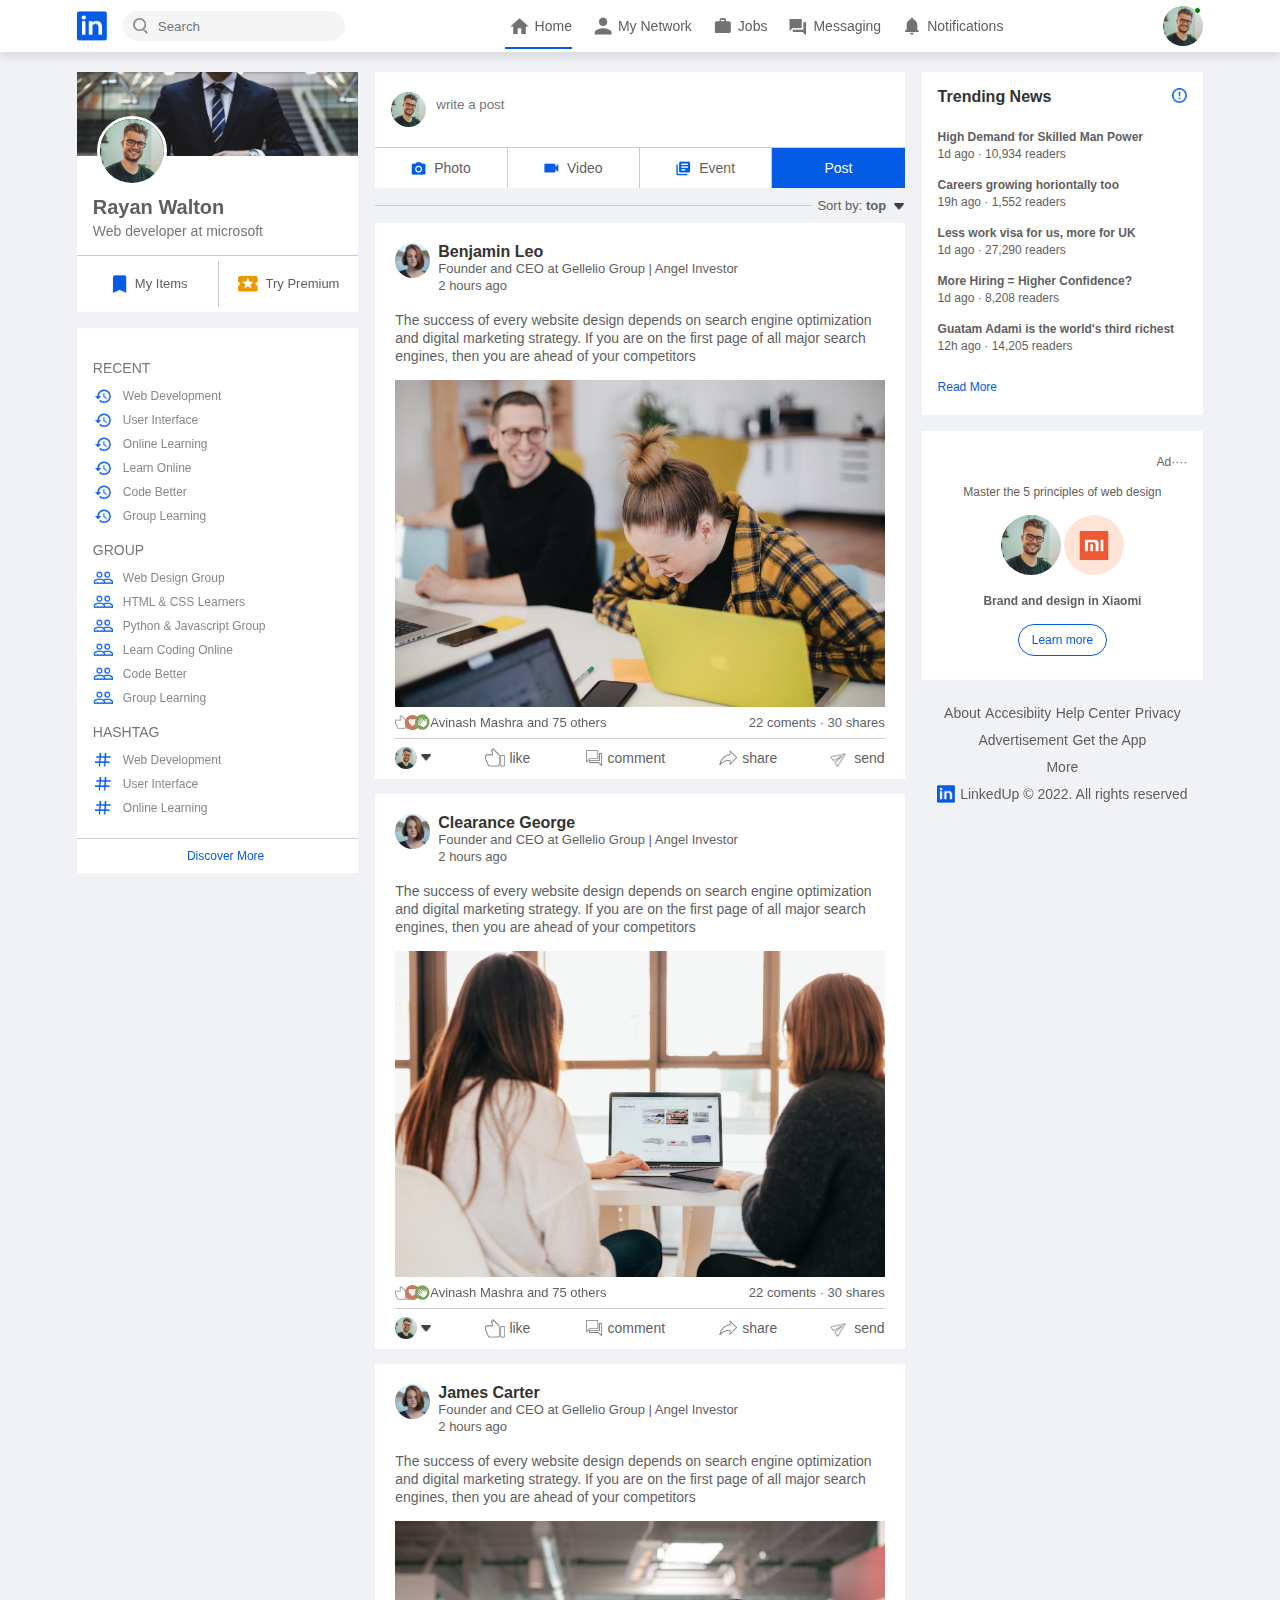
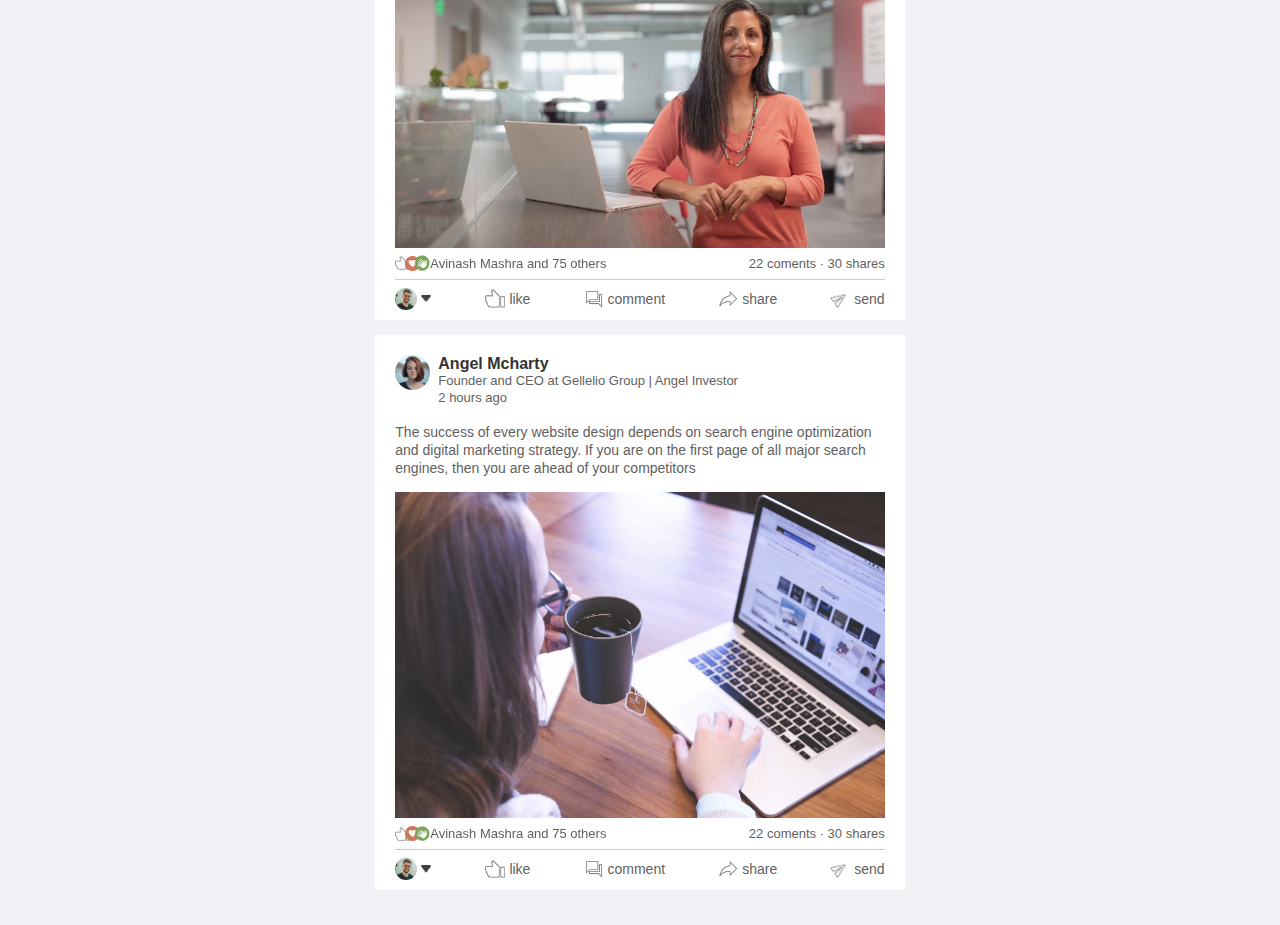
<file: index.html>
<!DOCTYPE html>
<html lang="en">

<head>
    <meta charset="UTF-8">
    <meta name="viewport" content="width=device-width, initial-scale=1.0">
    <title>Linkedin Website</title>
    <link rel="stylesheet" href="styles.css">
    <!-- Google tag (gtag.js) -->
<script async src="https://www.googletagmanager.com/gtag/js?id=G-1EJMFTMYPB"></script>
<script>
  window.dataLayer = window.dataLayer || [];
  function gtag(){dataLayer.push(arguments);}
  gtag('js', new Date());

  gtag('config', 'G-1EJMFTMYPB');
</script>
</head>

<body>
    <nav>
        <div class="nav-left">
            <a href="#"><img src="images/logo.png" alt="logo" class="logo"></a>
            <div class="search-box">
                <img src="images/search.png" alt="search">
                <input type="text" placeholder="Search">
            </div>
        </div>

        <div class="nav-center">
            <ul>
                <li><a href="#" class='active-link'><img src="images/home.png" alt=""><span>Home</span></a></li>
                <li><a href="#"><img src="images/network.png" alt=""><span>My Network</span></a></li>
                <li><a href="#"><img src="images/jobs.png" alt=""><span>Jobs</span></a></li>
                <li><a href="#"><img src="images/message.png" alt=""><span>Messaging</span></a></li>
                <li><a href="#"><img src="images/notification.png" alt=""><span>Notifications</span></a></li>
            </ul>
        </div>

        <div class="nav-right">
            <div class="settings-toggle">
                <img src="images/user-1.png" alt="profile-image" class="profile-image" onclick="settingsMenuToggle()">
                <span class="online"></span>
            </div>
        </div>

        <div class="settings-menu-wrap">
            <div class="settings-menu ">
                <div class="user-info ">
                    <img src="images/user-1.png" alt="profile-pic">
                    <div>
                        <h4>Rayan Walton</h4>
                        <p><a href="profile-page.html">See your profile</a></p>
                    </div>
                </div>

                <ol>
                    <div class="settings-option">
                        <li><span><img src="images/feedback.png" alt="news-imgage"></span><a href="#">Give Feedback</a>
                        </li>
                        <img src="images/arrow.png" alt="settings" class="right-arrow">
                    </div>

                    <div class="settings-option">
                        <li><span><img src="images/setting.png" alt="news-imgage"></span><a href="#">Settings &
                                privacy</a></li>
                        <img src="images/arrow.png" alt="settings" class="right-arrow">
                    </div>

                    <div class="settings-option">
                        <li><span><img src="images/help.png" alt="friends-image"></span><a href="#">help & support</a>
                        </li>
                        <img src="images/arrow.png" alt="settings" class="right-arrow">
                    </div>

                    <div class="settings-option">
                        <li><span><img src="images/display.png" alt="group-image"></span><a href="#">display &
                                accessibility</a></li>
                        <img src="images/arrow.png" alt="settings" class="right-arrow">
                    </div>

                    <div class="settings-option">
                        <li><span><img src="images/logout.png" alt="watch-image"></span><a href="#">Logout</a></li>
                        <img src="images/arrow.png" alt="settings" class="right-arrow">
                    </div>

                </ol>
            </div>
        </div>
    </nav>

    <div class="container">
        <div class="left-sidebar">
            <div class="sidebar-profile-box">
                <img src="images/cover-pic.png" alt="cover-pic" class="cover-pic">

                <div class="sidebar-profile-info">
                    <img src="images/user-1.png" alt="profile-pic" class="sidebar-profile-pic">
                    <h1>Rayan Walton</h1>
                    <h3>Web developer at microsoft</h3>
                </div>
                <div class="sidebar-profile-links">
                    <a href="#"><img src="images/items.png" alt="items"><span>My Items</span></a>
                    <a href="#"><img src="images/premium.png" alt="premium"><span>Try Premium</span></a>
                </div>

                <div class="sidebar-activity" id="sidebarActivity">
                    <h3>RECENT</h3>
                    <a href="#"><img src="images/recent.png" alt="recent">Web Development</a>
                    <a href="#"><img src="images/recent.png" alt="recent">User Interface</a>
                    <a href="#"><img src="images/recent.png" alt="recent">Online Learning</a>
                    <a href="#"><img src="images/recent.png" alt="recent">Learn Online</a>
                    <a href="#"><img src="images/recent.png" alt="recent">Code Better</a>
                    <a href="#"><img src="images/recent.png" alt="recent">Group Learning</a>

                    <h3>GROUP</h3>
                    <a href="#"><img src="images/group.png" alt="group">Web Design Group</a>
                    <a href="#"><img src="images/group.png" alt="group">HTML & CSS Learners</a>
                    <a href="#"><img src="images/group.png" alt="group">Python & Javascript Group</a>
                    <a href="#"><img src="images/group.png" alt="group">Learn Coding Online</a>
                    <a href="#"><img src="images/group.png" alt="group">Code Better</a>
                    <a href="#"><img src="images/group.png" alt="group">Group Learning</a>

                    <h3>HASHTAG</h3>
                    <a href="#"><img src="images/hashtag.png" alt="hashtag">Web Development</a>
                    <a href="#"><img src="images/hashtag.png" alt="hashtag">User Interface</a>
                    <a href="#"><img src="images/hashtag.png" alt="hashtag">Online Learning</a>
                </div>
            </div>
            <a href="#" class="discover-more">Discover More</a>
        </div>

        <p id="showMoreLinks" onclick="toggleActivity()"> Show more <b>+</b></p>

        <div class="main-content">
            <div class="new-post">
                <img src="images/user-1.png" alt="profile-pic">
                <textarea rows="2" placeholder="write a post"></textarea>
            </div>
            <div class="new-post-options">
                <a href="#"><img src="images/photo.png" alt="photo">Photo</a>
                <a href="#"><img src="images/video.png" alt="video">Video</a>
                <a href="#"><img src="images/event.png" alt="event">Event</a>
                <a href="#">Post</a>
            </div>
            <div class="sort-by">
                <hr>
                <p>Sort by: <span>top <img src="images/down-arrow.png" alt=""></span></p>
            </div>
            <div class="post">
                <div class="post-author-info">
                    <img src="images/user-3.png" alt="user">
                    <div>
                        <h1 class="post-author">Benjamin Leo</h1>
                        <p class="post-author-description">Founder and CEO at Gellelio Group | Angel Investor</p>
                        <p class="post-time">2 hours ago</p>
                    </div>
                </div>
                <p class="post-text">The success of every website design depends on search engine optimization and
                    digital marketing
                    strategy. If you are on the first page of all major search engines, then you are ahead of your
                    competitors</p>
                <img src="images/post-image-1.png" alt="post image">
                <div class="post-reactions">
                    <span class="post-reactions-left">
                        <img src="images/like.png" alt="like" class="like"><img src="images/love.png" alt="love"
                            class="love"><img src="images/clap.png" alt="clap" class="clap"> <span>Avinash Mashra and 75
                            others</span>
                    </span>
                    <span class="post-reactions-right">
                        22 coments &middot; 30 shares
                    </span>
                </div>
                <div class="post-options">
                    <li><img class="profile-pic" src="images/user-1.png" alt="user-1"> <img src="images/down-arrow.png"
                            alt="" class="down-arrow"></li>
                    <li><img src="images/like.png" alt="like">
                        <span>like</span>
                    </li>
                    <li><img src="images/comment.png" alt="comment">
                        <span>comment</span>
                    </li>
                    <li><img src="images/share.png" alt="share">
                        <span>share</span>
                    </li>
                    <li><img src="images/send.png" alt="send">
                        <span>send</span>
                    </li>
                </div>
            </div>
            <div class="post">
                <div class="post-author-info">
                    <img src="images/user-3.png" alt="user">
                    <div>
                        <h3 class="post-author">Clearance George</h3>
                        <p class="post-author-description">Founder and CEO at Gellelio Group | Angel Investor</p>
                        <p class="post-time">2 hours ago</p>
                    </div>
                </div>
                <p class="post-text">The success of every website design depends on search engine optimization and
                    digital marketing
                    strategy. If you are on the first page of all major search engines, then you are ahead of your
                    competitors</p>
                <img src="images/post-image-2.png" alt="post image">
                <div class="post-reactions">
                    <span class="post-reactions-left">
                        <img src="images/like.png" alt="like" class="like"><img src="images/love.png" alt="love"
                            class="love"><img src="images/clap.png" alt="clap" class="clap"> <span>Avinash Mashra and 75
                            others</span>
                    </span>
                    <span class="post-reactions-right">
                        22 coments &middot; 30 shares
                    </span>
                </div>
                <div class="post-options">
                    <li><img class="profile-pic" src="images/user-1.png" alt="user-1"> <img src="images/down-arrow.png"
                            alt="" class="down-arrow"></li>
                    <li><img src="images/like.png" alt="like">
                        <span>like</span>
                    </li>
                    <li><img src="images/comment.png" alt="comment">
                        <span>comment</span>
                    </li>
                    <li><img src="images/share.png" alt="share">
                        <span>share</span>
                    </li>
                    <li><img src="images/send.png" alt="send">
                        <span>send</span>
                    </li>
                </div>
            </div>
            <div class="post">
                <div class="post-author-info">
                    <img src="images/user-3.png" alt="user">
                    <div>
                        <h3 class="post-author">James Carter</h3>
                        <p class="post-author-description">Founder and CEO at Gellelio Group | Angel Investor</p>
                        <p class="post-time">2 hours ago</p>
                    </div>
                </div>
                <p class="post-text">The success of every website design depends on search engine optimization and
                    digital marketing
                    strategy. If you are on the first page of all major search engines, then you are ahead of your
                    competitors</p>
                <img src="images/post-image-3.png" alt="post image">
                <div class="post-reactions">
                    <span class="post-reactions-left">
                        <img src="images/like.png" alt="like" class="like"><img src="images/love.png" alt="love"
                            class="love"><img src="images/clap.png" alt="clap" class="clap"> <span>Avinash Mashra and 75
                            others</span>
                    </span>
                    <span class="post-reactions-right">
                        22 coments &middot; 30 shares
                    </span>
                </div>
                <div class="post-options">
                    <li><img class="profile-pic" src="images/user-1.png" alt="user-1"> <img src="images/down-arrow.png"
                            alt="" class="down-arrow"></li>
                    <li><img src="images/like.png" alt="like">
                        <span>like</span>
                    </li>
                    <li><img src="images/comment.png" alt="comment">
                        <span>comment</span>
                    </li>
                    <li><img src="images/share.png" alt="share">
                        <span>share</span>
                    </li>
                    <li><img src="images/send.png" alt="send">
                        <span>send</span>
                    </li>
                </div>
            </div>
            <div class="post">
                <div class="post-author-info">
                    <img src="images/user-3.png" alt="user">
                    <div>
                        <h3 class="post-author">Angel Mcharty</h3>
                        <p class="post-author-description">Founder and CEO at Gellelio Group | Angel Investor</p>
                        <p class="post-time">2 hours ago</p>
                    </div>
                </div>
                <p class="post-text">The success of every website design depends on search engine optimization and
                    digital marketing
                    strategy. If you are on the first page of all major search engines, then you are ahead of your
                    competitors</p>
                <img src="images/post-image-4.png" alt="post image">
                <div class="post-reactions">
                    <span class="post-reactions-left">
                        <img src="images/like.png" alt="like" class="like"><img src="images/love.png" alt="love"
                            class="love"><img src="images/clap.png" alt="clap" class="clap"> <span>Avinash Mashra and 75
                            others</span>
                    </span>
                    <span class="post-reactions-right">
                        22 coments &middot; 30 shares
                    </span>
                </div>
                <div class="post-options">
                    <li><img class="profile-pic" src="images/user-1.png" alt="user-1"> <img src="images/down-arrow.png"
                            alt="" class="down-arrow"></li>
                    <li><img src="images/like.png" alt="like">
                        <span>like</span>
                    </li>
                    <li><img src="images/comment.png" alt="comment">
                        <span>comment</span>
                    </li>
                    <li><img src="images/share.png" alt="share">
                        <span>share</span>
                    </li>
                    <li><img src="images/send.png" alt="send">
                        <span>send</span>
                    </li>
                </div>
            </div>
        </div>

        <div class="right-sidebar">
            <div class="right-sidebar-news">
                <h3>Trending News</h3>
                <img src="images/more.png" alt="more">
                <a href="#">High Demand for Skilled Man Power</a>
                <span>1d ago &middot; 10,934 readers </span>
                <a href="#">Careers growing horiontally too</a>
                <span>19h ago &middot; 1,552 readers </span>
                <a href="#">Less work visa for us, more for UK</a>
                <span>1d ago &middot; 27,290 readers </span>
                <a href="#">More Hiring = Higher Confidence?</a>
                <span>1d ago &middot; 8,208 readers </span>
                <a href="#">Guatam Adami is the world's third richest</a>
                <span>12h ago &middot; 14,205 readers </span>
                <a href="#" class="read-more">Read More</a>
            </div>

            <div class="advertisement">
                <p class="ad">Ad&middot;&middot;&middot;&middot;</p>
                <p>Master the 5 principles of web design</p>
                <img src="images/user-1.png" alt="user"> <img src="images/mi-logo.png" alt="microsoft logo">
                <p>Brand and design in Xiaomi</p>
                <a href="#" class="learn-more">Learn more</a>
            </div>
            <div class="useful-links">
                <a href="#">About</a>
                <a href="#">Accesibiity</a>
                <a href="#">Help Center</a>
                <a href="#">Privacy</a>
                <a href="#">Advertisement</a>
                <a href="#">Get the App</a> <br>
                <a href="#">More</a>
                <div class="copyright">
                    <img src="images/logo.png" alt="logo">
                    <p>LinkedUp &#169; 2022. All rights reserved </p>
                </div>
            </div>
        </div>

    </div>
    <script src="script.js"></script>
</body>

</html>
</file>
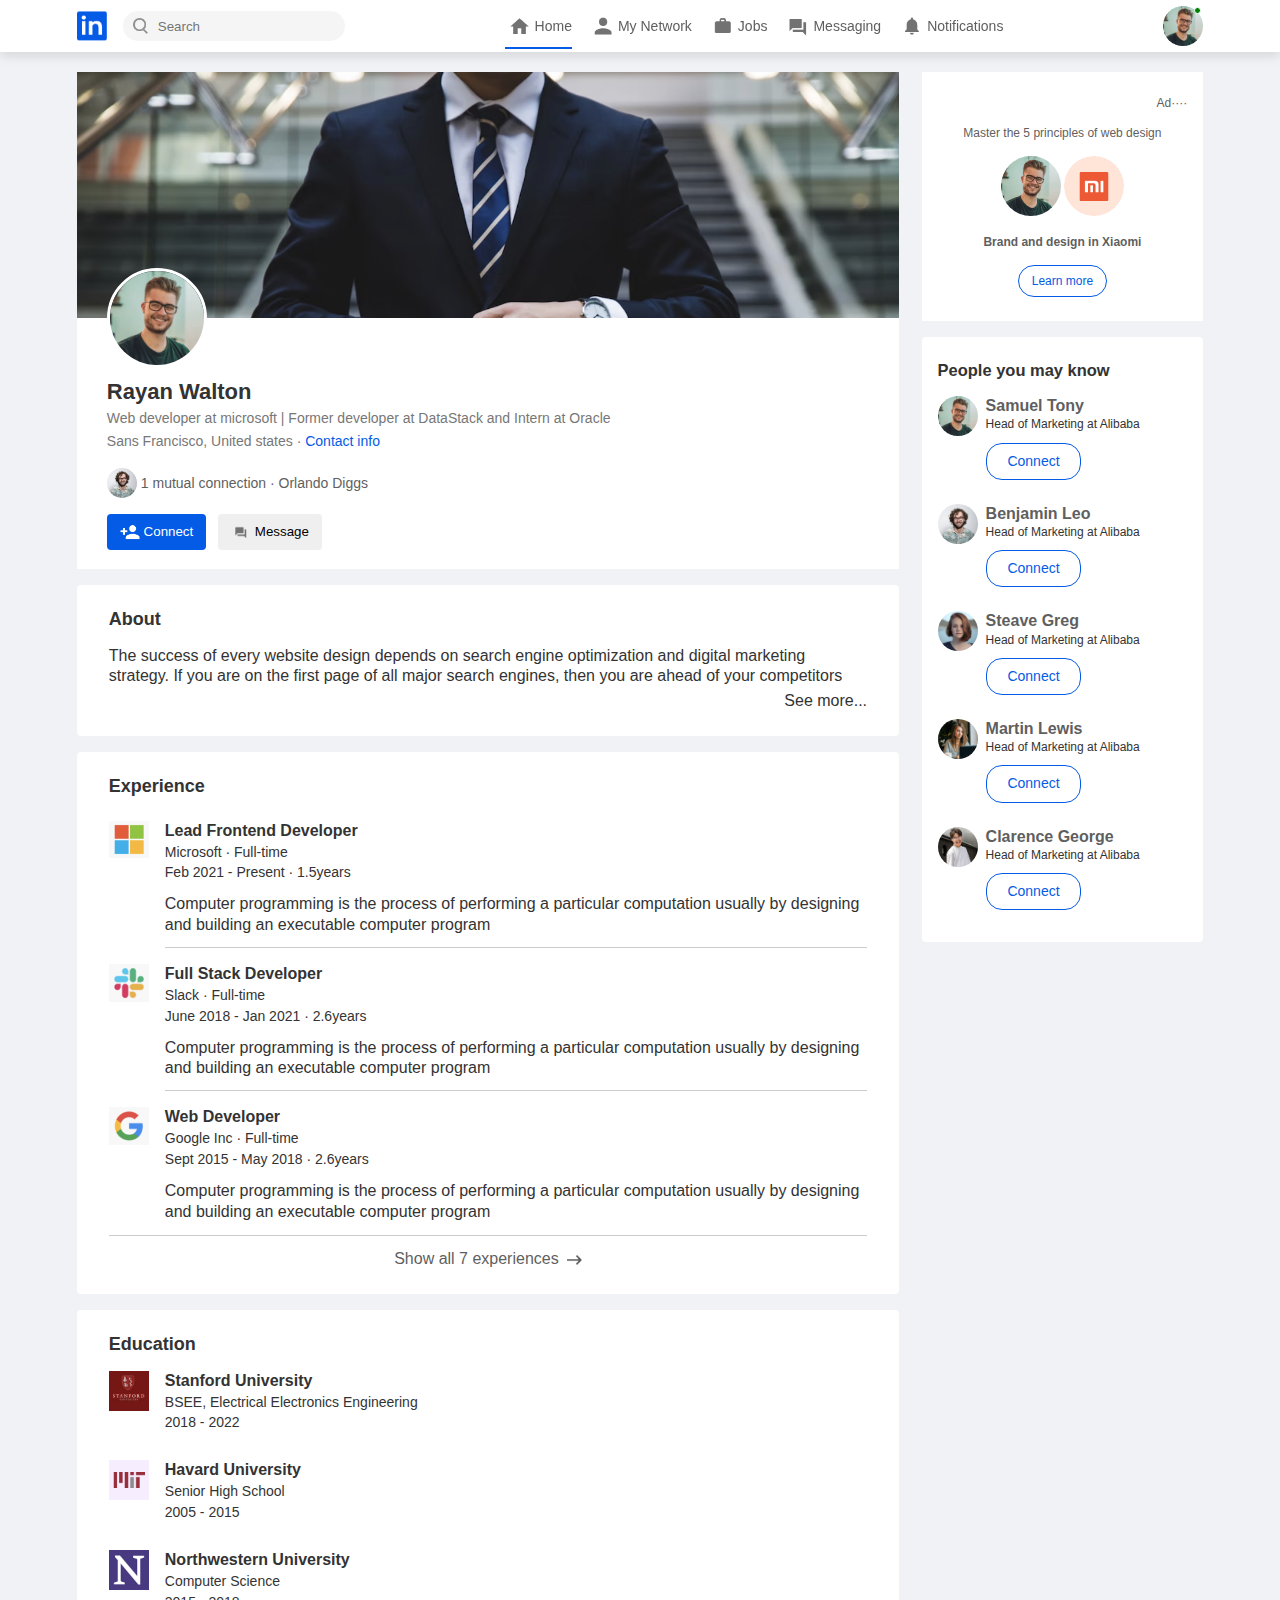
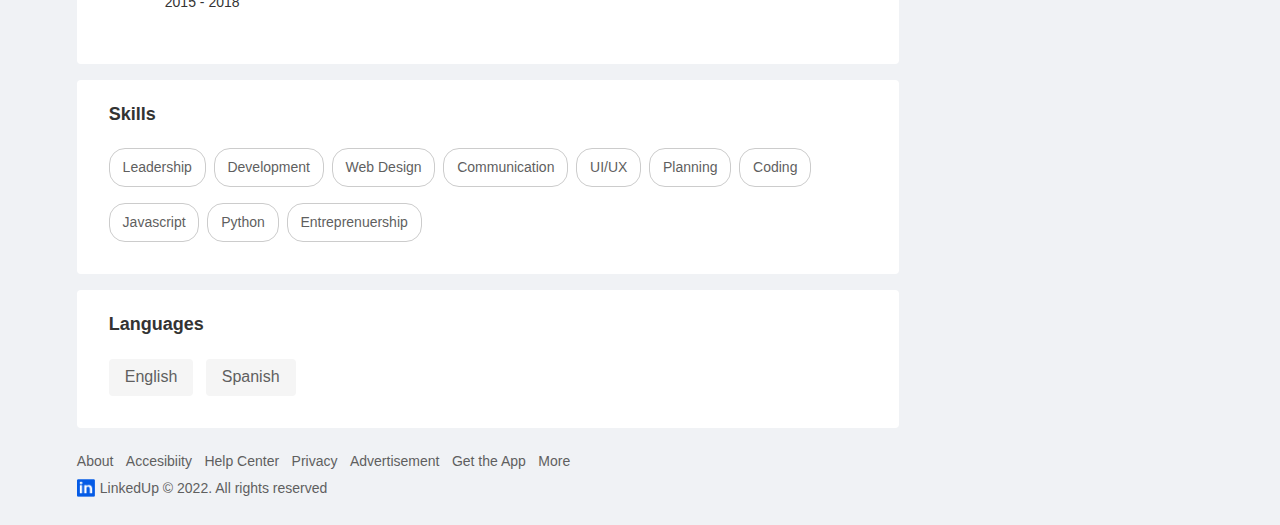
<file: profile-page.html>
<!DOCTYPE html>
<html lang="en">

<head>
    <meta charset="UTF-8">
    <meta name="viewport" content="width=device-width, initial-scale=1.0">
    <title>Linkedin Website</title>
    <link rel="stylesheet" href="styles.css">
     <!-- Google tag (gtag.js) -->
<script async src="https://www.googletagmanager.com/gtag/js?id=G-1EJMFTMYPB"></script>
<script>
  window.dataLayer = window.dataLayer || [];
  function gtag(){dataLayer.push(arguments);}
  gtag('js', new Date());

  gtag('config', 'G-1EJMFTMYPB');
</script>
</head>

<body>
    <nav>
        <div class="nav-left">
            <a href="index.html"><img src="images/logo.png" alt="logo" class="logo"></a>
            <div class="search-box">
                <img src="images/search.png" alt="search">
                <input type="text" placeholder="Search">
            </div>
        </div>

        <div class="nav-center">
            <ul>
                <li><a href="#" class='active-link'><img src="images/home.png" alt=""><span>Home</span></a></li>
                <li><a href="#"><img src="images/network.png" alt=""><span>My Network</span></a></li>
                <li><a href="#"><img src="images/jobs.png" alt=""><span>Jobs</span></a></li>
                <li><a href="#"><img src="images/message.png" alt=""><span>Messaging</span></a></li>
                <li><a href="#"><img src="images/notification.png" alt=""><span>Notifications</span></a></li>
            </ul>
        </div>

        <div class="nav-right">
            <div class="settings-toggle">
                <img src="images/user-1.png" alt="profile-image" class="profile-image" onclick=" settingsMenuToggle()">
                <span class="online"></span>
            </div>

        </div>

        <div class="settings-menu-wrap">
            <div class="settings-menu">
                <div class="user-info">
                    <img src="images/user-1.png" alt="profile-pic">
                    <div>
                        <h4>Rayan Walton</h4>
                        <p><a href="index.html">Go to home page</a></p>
                    </div>
                </div>
        
                <ol>
                    <div class="settings-option">
                        <li><span><img src="images/feedback.png" alt="news-imgage"></span><a href="#">Give Feedback</a></li>
                        <img src="images/arrow.png" alt="settings" class="right-arrow">
                    </div>
        
                    <div class="settings-option">
                        <li><span><img src="images/setting.png" alt="news-imgage"></span><a href="#">Settings &
                                privacy</a></li>
                        <img src="images/arrow.png" alt="settings" class="right-arrow">
                    </div>
        
                    <div class="settings-option">
                        <li><span><img src="images/help.png" alt="friends-image"></span><a href="#">help & support</a>
                        </li>
                        <img src="images/arrow.png" alt="settings" class="right-arrow">
                    </div>
        
                    <div class="settings-option">
                        <li><span><img src="images/display.png" alt="group-image"></span><a href="#">display &
                                accessibility</a></li>
                        <img src="images/arrow.png" alt="settings" class="right-arrow">
                    </div>
        
                    <div class="settings-option">
                        <li><span><img src="images/logout.png" alt="watch-image"></span><a href="#">Logout</a></li>
                        <img src="images/arrow.png" alt="settings" class="right-arrow">
                    </div>
        
                </ol>
            </div>
        </div>
    </nav>

    <div class="container profile-container">
        <main class="profile-page-main">
            <div class="profile-box">
                <img src="images/cover-pic.png" alt="cover-pic" class="cover-pic">
                <div class="profile-info">
                    <img src="images/user-1.png" alt="profile-pic" class="profile-pic">
                    <h1>Rayan Walton</h1>
                    <h3>Web developer at microsoft | Former developer at DataStack and Intern at Oracle</h3>
                    <h3>Sans Francisco, United states &middot; <a href="#">Contact info</a></h3>


                    <div class="connections">
                        <li><img src="images/user-2.png"> <span>1 mutual connection &middot; Orlando Diggs</span></li>
                        <div class="connections-cta">
                            <button class="connect-btn"><img src="images/connect.png">Connect</button>
                            <button class="message-btn"><img src="images/message.png">Message</button>
                        </div>
                    </div>
                </div>
            </div>
            <section class="about">
                <h2>About</h2>
                <p>The success of every website design depends on search engine optimization and
                    digital marketing
                    strategy. If you are on the first page of all major search engines, then you are ahead of your
                    competitors</p>
                    <a>See more...</a>
            </section>

            <section class="experience">
                <h2>Experience</h2>
                <div class="experience-info">
                    <img src="images/microsoft.png" alt="microsoft">
                    <div class="experience-data">
                        <h3>Lead Frontend Developer</h3>
                        <span>Microsoft &middot; Full-time</span>
                        <span>Feb 2021 - Present &middot; 1.5years</span>
                        <p>Computer programming is the process of performing a particular computation usually by
                            designing and building an executable computer program </p>
                    </div>
                </div>

                <div class="experience-info">
                    <img src="images/slack.png" alt="microsoft">
                    <div class="experience-data">
                        <h3>Full Stack Developer</h3>
                        <span>Slack &middot; Full-time</span>
                        <span>June 2018 - Jan 2021 &middot; 2.6years</span>
                        <p>Computer programming is the process of performing a particular computation usually by
                            designing and building an executable computer program </p>
                    </div>
                </div>

                <div class="experience-info">
                    <img src="images/google.png" alt="microsoft">
                    <div class="experience-data web-developer">
                        <h3>Web Developer</h3>
                        <span>Google Inc &middot; Full-time</span>
                        <span>Sept 2015 - May 2018 &middot; 2.6years</span>
                        <p>Computer programming is the process of performing a particular computation usually by
                            designing and building an executable computer program </p>
                    </div>

                </div>

                <a href="#">Show all 7 experiences <img src="images/right-arrow.png" alt=""></a>
            </section>

            <section class="education">
                <h2>Education</h2>
                <div class="education-info">
                    <img src="images/stanford.png" alt="stanford university">
                    <div class="education-data">
                        <h3>Stanford University</h3>
                        <span>BSEE, Electrical Electronics Engineering</span>
                        <span>2018 - 2022</span>
                    </div>

                </div>
                <div class="education-info">
                    <img src="images/mit.png" alt="mit university">
                    <div class="education-data">
                        <h3>Havard University</h3>
                        <span>Senior High School</span>
                        <span>2005 - 2015</span>
                    </div>
                </div>
                <div class="education-info">
                    <img src="images/north.png" alt="Northwestern university">
                    <div class="education-data">
                        <h3>Northwestern University</h3>
                        <span>Computer Science</span>
                        <span>2015 - 2018</span>
                    </div>
                </div>
                
            </section>
            <section class="skills">
                <h2>Skills</h2>
                <a href="#">Leadership</a><a href="#">Development</a><a href="#">Web Design</a><a
                    href="#">Communication</a><a href="#">UI/UX</a><a href="#">Planning</a><a href="#">Coding</a><a
                    href="#">Javascript</a><a href="#">Python</a><a href="#">Entreprenuership</a>
            </section>
            <section class="languages">
                <h2>Languages</h2>
                <a href="#">English</a>
                <a href="#">Spanish</a>
            </section>

            <section class="useful-links">
                <a href="#">About</a>
                <a href="#">Accesibiity</a>
                <a href="#">Help Center</a>
                <a href="#">Privacy</a>
                <a href="#">Advertisement</a>
                <a href="#">Get the App</a> 
                <a href="#">More</a>
                <div class="copyright">
                    <img src="images/logo.png" alt="logo">
                    <p>LinkedUp &#169; 2022. All rights reserved </p>
                </div>
            </section>
        </main>

        <aside>
            <div class="advertisement">
                <p class="ad">Ad&middot;&middot;&middot;&middot;</p>
                <p>Master the 5 principles of web design</p>
                <img src="images/user-1.png" alt="user"> <img src="images/mi-logo.png" alt="microsoft logo">
                <p>Brand and design in Xiaomi</p>
                <a href="#" class="learn-more connect">Learn more</a>
            </div>

            <div class="suggestions">
                <h3>People you may know</h3>

                <div class="person">
                    <img src="images/user-1.png">
                    <div class="person-data">
                        <p>Samuel Tony</p>
                        <span>Head of Marketing at Alibaba</span>
                        <a href="#">Connect</a>
                    </div>
                </div>

                <div class="person">
                    <img src="images/user-2.png">
                    <div class="person-data">
                        <p>Benjamin Leo</p>
                        <span>Head of Marketing at Alibaba</span>
                        <a href="#">Connect</a>
                    </div>
                </div>

                <div class="person">
                    <img src="images/user-3.png">
                    <div class="person-data">
                        <p>Steave Greg</p>
                        <span>Head of Marketing at Alibaba</span>
                        <a href="#">Connect</a>
                    </div>
                </div>

                <div class="person">
                    <img src="images/user-4.png">
                    <div class="person-data">
                        <p>Martin Lewis</p>
                        <span>Head of Marketing at Alibaba</span>
                        <a href="#">Connect</a>
                    </div>
                </div>

                <div class="person">
                    <img src="images/user-5.png">
                    <div class="person-data">
                        <p>Clarence George</p>
                        <span>Head of Marketing at Alibaba</span>
                        <a href="#">Connect</a>
                    </div>
                </div>
                
            </div>


        </aside>

    </div>

    <script src="script.js"></script>
</body>

</html>
</file>
<file: styles.css>
* {
    margin: 0;
    padding: 0;
    box-sizing: border-box;
    font-family: 'Poppins', sans-serif;
}

body {
    color: #5f5f5f;
    background-color: #f0f2f5;
}

a {
    text-decoration: none;
    color: #5f5f5f;
    cursor: pointer;
}

li {
    list-style-type: none;
}

img {
    max-width: 100%;
    display: block;
}

nav {
    display: flex;
    align-items: center;
    justify-content: space-between;
    background: #fff;
    position: sticky;
    top: 0;
    padding: 6px 6%;
    box-shadow: 0 5px 10px rgba(0, 0, 0, 0.1);
    z-index: 100;

}

.nav-left,
.nav-right,
.nav-center {
    display: flex;
    align-items: center;
}

.logo {
    width: 30px;
    height: 30px;
    margin-right: 1rem;
    display: block;

}

.search-box {
    display: flex;
    align-items: center;
    height: 30px;
    padding: 2px 10px;
    outline: 0;
    border: 0;
    border-radius: 1.2rem;
    background-color: #f5f5f5;
}

.search-box img {
    width: 15px;
    margin-right: 10px;
}

.search-box input {
    height: 40px;
    border: 0;
    background-color: transparent;
    outline: 0;
}

.nav-center ul {
    display: flex;
    align-items: center;
    column-gap: 1rem;
}

.nav-center ul li a {
    display: flex;
    align-items: center;
    font-size: 14px;
    position: relative;
}

.nav-center ul li a::after {
    content: '';
    width: 0;
    height: 2px;
    background: #045be6;
    position: absolute;
    bottom: -8px;
    transition: width 0.3s;

}

.nav-center ul li a:hover::after,
.nav-center ul li a.active-link::after {
    width: 100%;
}

.nav-center ul li a img {
    width: 30px;
    height: 30px;
}

.nav-right {
    position: relative;
}

.profile-image {
    width: 40px;
    height: 40px;
    border-radius: 50%;
    cursor: pointer;
}

.online {
    position: absolute;
    top: 1px;
    right: 2px;
    width: 7px;
    height: 7px;
    border-radius: 50%;
    border: 1px solid #fff;
    background-color: green;
}

.container {
    display: flex;
    justify-content: space-between;
    flex-wrap: wrap;
    padding: 20px 6%;

}

/* ---------------------left-sidebar--------------------- */
.left-sidebar {
    flex-basis: 25%;
    align-self: flex-start;
    position: sticky;
    top: 60px;
}

.cover-pic {
    width: 100%;
}

.sidebar-profile-info {
    position: relative;
    padding: 1rem;
    background: #fff;
}

.sidebar-profile-pic {
    width: 70px;
    height: 70px;
    border: 3px solid #fff;
    border-radius: 50%;
    position: absolute;
    top: -40px;
    left: 20px;
}


.sidebar-profile-info h1 {
    font-size: 20px;
    margin-block: 1.5rem .25rem;
    font-size: #222;
    font-weight: 600;
}

.sidebar-profile-info h3 {
    font-size: 14px;
    font-weight: 500;
    color: #777;
}

.sidebar-profile-info ul {
    margin-block: 1.5rem .5rem;
    display: grid;
    row-gap: .5rem;
}

.sidebar-profile-info ul li {
    width: 100%;
    display: flex;
    justify-content: space-between;
    row-gap: .5rem;
    font-size: 13px;
}

.sidebar-profile-info ul li span {
    color: #045be6;
}

.sidebar-profile-links {
    display: flex;
    align-items: center;
    background: #fff;
    border-top: 1px solid #ccc;
}

.sidebar-profile-links a {
    display: flex;
    align-items: center;
    justify-content: center;
    flex-basis: 50%;
    padding: 15px 0;
    font-size: 13px;
    border-left: 1px solid #ccc;
}


.sidebar-profile-links a:first-child {
    border-left: 0;
}

.sidebar-profile-links a img {
    width: 20px;
    margin-right: 8px;
}

.sidebar-activity{
    background: #fff;
    margin-top: 1rem;
    padding: 1rem;
}

.sidebar-activity h3 {
    font-size: 14px;
    margin-block: 16px 10px;
    font-weight: 500;
    color: #777;
}

.sidebar-activity a {
    display: flex;
    align-items: center;
    margin-bottom: 4px;
    font-size: 12px;
    font-weight: 500;
    color: #888;
}
.sidebar-activity a img {
    width: 20px;
    margin-right: 10px;
}

.discover-more {
    display: inline-block;
    background-color: #fff;
    border-top: 1px solid #ccc;
    padding: 10px 0 10px 16px;
    font-size: 12px;
    text-align: center;
    color: #045be6;
    width: 100%;
}

/*------------------------Main-container----------------- */
.main-content {
    flex-basis: 47%;
}

.new-post {
    display: flex;
    align-items: center;
    gap: 10px;
    padding: 1rem;
    background: #fff;
}

.new-post img {
    width: 35px;
    border-radius: 50%;
}

.new-post textarea {
    width: 100%;
    border: 0;
    outline: 0;
    resize: none;
    background: transparent;
    margin-top: 8px;
    line-height: 1.1rem;
}

::placeholder {
    font-weight: 500px;
}

.new-post-options {
    display: flex;
    align-items: center;
    border-top: 1px solid #ccc;

}

.new-post-options a {
    display: flex;
    align-items: center;
    justify-content: center;
    flex-basis: 25%;
    gap: .5rem;
    padding: 15px 0;
    background: #fff;
    font-size: 14px;
    border-right: 1px solid #ccc;
    height: 40px;
}

.new-post-options a:last-child {
    color: #fff;
    background-color: #045be6;
    border-top: 0;
    border-right: 0;
}

.new-post-options img {
    width: 15px;
}

.sort-by {
    display: flex;
    align-items: center;
    margin: 10px 0;
    font-size: 13px;
}

.sort-by hr {
    flex: 1;
    border: 0;
    height: 1px;
    background: #ccc;
}

.sort-by p {

    font-size: 13px;
    padding-left: 5px;

}

.sort-by p img {
    width: 12px;
    display: inline-block;
    margin-left: 3px;
}

.sort-by p span {
    font-weight: 600;
    cursor: pointer;
}

.post {
    padding: 20px 20px 10px;
    background-color: #fff;
    margin: 5px 0 15px;
}

.post-author-info {
    display: flex;
    align-items: start;
    gap: .5rem;
}

.post-author-info img {
    width: 35px;
    border-radius: 50%;
}

.post-author {
    font-size: 16px;
    font-weight: 600;
    color: #333;
}

.post-time,
.post-author-description {
    font-size: 13px;
    margin-bottom: 2px;
}

.post-text {
    margin-top: 1rem;
    margin-bottom: 15px;
    font-size: 14px;
    line-height: 18px;
}

.post-reactions {
    display: flex;
    align-items: center;
    justify-content: space-between;
    flex-wrap: wrap;
    row-gap: .5rem;
    font-size: 13px;
    padding: .5rem 0;
}

.post-reactions-left {
    display: flex;
    align-items: center;
    position: relative;
}

.post-reactions-left img {
    width: 15px;
    position: absolute;
}

.love {
    left: 10px;
}

.clap {
    left: 20px;
}

.post-reactions-left span {
    margin-left: 35px;
}

.post-options {
    display: flex;
    align-items: center;
    justify-content: space-between;
    padding-top: .5rem;
    font-size: 14px;
    border-top: .1px solid #ccc;
}

.post-options img {
    width: 20px;
}

.post-options .profile-pic {
    width: 22px;
    border-radius: 50%;
}

.post-options .down-arrow {
    width: 12px;
    margin-left: -1px;
}

.post-options li {
    display: flex;
    align-items: center;
    gap: .25rem;
}

.right-sidebar {
    flex-basis: 25%;
    align-self: flex-start;
    position: sticky;
    top: 60px;
}

.right-sidebar-news {
    padding: 1rem;
    background: #fff;
    position: relative;
}


.right-sidebar-news img {
    position: absolute;
    top: 1rem;
    right: 1rem;
    width: 15px;
}

.right-sidebar-news h3 {
    font-size: 1rem;
    padding-bottom: .5rem;
    color: #333;
    font-weight: 600;
}

.right-sidebar-news a {
    display: block;
    padding-top: 1rem;
    font-size: 12px;
    font-weight: 600;
}

.right-sidebar-news span {
    font-size: 12px;
}

.right-sidebar-news .read-more {
    color: #045be6;
    font-weight: 500;
    margin-block: 10px 5px;
}

.advertisement {
    padding: 1rem;
    margin-top: 1rem;
    background: #fff;
    text-align: center;
    font-size: 12px;
}

.advertisement .ad {
    text-align: right;
    font-weight: 500;
}

.advertisement p {
    padding-block: .5rem;
}

.advertisement img {
    width: 60px;
    height: 60px;
    border-radius: 50%;
    display: inline-block;
    margin-block: .5rem;
}

.advertisement .learn-more {
    padding: .5rem .8rem;
    margin-block: .5rem;
    border-radius: 1rem;
    border: 1px solid #045be6;
    display: inline-block;
    color: #045be6;
}


.advertisement p:nth-of-type(3) {
    font-weight: bold;
}

.useful-links {
    text-align: center;
    margin-top: 1.5rem;
    margin-bottom: .5rem;
}


.useful-links a {
    display: inline-block;
    font-size: 14px;
    margin-bottom: 10px;
}

.useful-links .copyright {
    display: flex;
    align-items: center;
    justify-content: center;
}

.useful-links .copyright img {
    width: 18px;
    margin-right: 5px;
}

.useful-links .copyright p {
    font-size: 14px;
}

/* ------------------------settings menu drop down-------------------- */
.settings-menu-wrap{
    position: absolute;
    top: 100%;
    right: 6%;
    width: 240px;
    margin-top: 20px;
    max-height: 0;  
    overflow: hidden;
    transition: max-height .5s;
}

.settings-menu {
    padding: .75rem 1rem;
    border-radius: 4px;
    background: #222;
    color: #fff;
}

.open-menu{
    max-height: 370px;
}

.settings-menu .user-info {
    display: flex;
    align-items: center;
    gap: 1rem;
    padding-top: 1rem;
    padding-bottom: .85rem;
    margin-bottom: .85rem;
    border-bottom: 2px solid #ccc;
    color: #ccc;
}

.settings-menu .user-info img {
    width: 40px;
    border-radius: 50%;
}

.settings-menu .user-info h4 {
    font-weight: 600px;
}

.settings-menu .user-info p a {
    font-size: 12px;
    color: #045be6;
}

.settings-option {
    display: flex;
    justify-content: space-between;
    align-items: center;
    margin-bottom: 1rem;
}

.settings-option li {
    display: flex;
    align-items: center;
    gap: 1rem;
    text-transform: capitalize;
    font-size: 13px;
}

.settings-option li a {
    color: #ccc;
}

.settings-option li span img {
    width: 30px;
}

.right-arrow {
    width: 6px;
    height: 10px;

}

/*------------------- Profile page----------------*/
main {
    flex-basis: 73%;
}

main .profile-box {
    background-color: #fff;
}

main .profile-info {
    position: relative;
    padding: 1rem 1rem 1.2rem 30px;
}


main .profile-info h1,
main .profile-info h3 {
    line-height: 1.2rem;
    font-weight: 500;
}

main .profile-info h3 a {
    color: #045be6;
}


main .profile-info .profile-pic {
    width: 100px;
    border-radius: 50%;
    position: absolute;
    top: -50px;
    left: 30px;
    border: 3px solid #fff;
}

main .profile-info h1 {
    font-size: 20px;
    padding-block: 3rem .5rem;
    color: #333;
    font-size: 22px;
    font-weight: 600;
}

main .profile-info h3 {
    font-size: 14px;
    font-weight: 500;
    margin-bottom: .25rem;
    color: #777;
}

.connections li {
    display: flex;
    align-items: center;
    gap: .25rem;
    margin: 1rem 0;
    font-size: 14px;
}

.connections li img {
    width: 30px;
    border-radius: 30px;
}

.connections-cta {
    display: flex;
    align-items: center;
    gap: .75rem;
}

.connections-cta img {
    width: 20px;
}

.connect-btn,
.message-btn {
    display: flex;
    align-items: center;
    gap: .25rem;
    padding: .5rem .8rem;
    border-radius: .25rem;
    border: 0;
    outline: 0;
}

.connect-btn {
    color: #fff;
    background-color: #045be6;
}

.about,
.experience,
.education,
.skills,
.languages,
.suggestions {
    margin-top: 1rem;
    padding: 1.5rem 2rem;
    border-radius: .25rem;
    line-height: 1.3rem;
    color: #333;
    background-color: #fff;
}


.about h2,
.education h2,
.skills h2,
.languages h2 {
    padding-bottom: 1rem;
    font-size: 18px;
}

.about a {
    display: block;
    margin-block: .25rem 0;
    text-align: right;
    cursor: pointer;
    color: #333;
}

.experience h2 {
    padding-bottom: 1.5rem;
    font-size: 18px;
}

.experience-info,
.education-info {
    display: flex;
    column-gap: 1rem;
    align-items: flex-start;
    gap: 1rem;
}

.experience-info img,
.education-info img {
    width: 40px;
}

.experience-data,
.education-data {
    padding-bottom: .7rem;
    margin-bottom: 1rem;
    border-bottom: 1px solid #ccc;
}

.education-data {
    border-bottom: none;
}

.experience-data h3,
.education-data h3 {
    font-size: 1rem;
}


.experience-data span,
.education-data span {
    display: block;
    font-size: 14px;
}

.experience-data p {
    margin-top: .7rem;
}

.web-developer {
    border-bottom: none;
    margin-bottom: 0;
    padding-bottom: .8rem;
}

.experience a {
    display: flex;
    align-items: center;
    justify-content: center;
    gap: .5rem;
    padding-block: .8rem 0;
    border-top: 1px solid #ccc;
}

.experience a img {
    width: 15px;
}

.skills a {
    font-size: 14px;
    padding: .5rem .8rem;
    margin-block: .5rem;
    border-radius: 1rem;
    border: 1px solid #ccc;
    display: inline-block;
    margin-right: .5rem;
}


.languages a {
    display: inline-block;
    margin-block: .5rem;
    padding: .5rem 1rem;
    background-color: #f5f5f5;
    margin-right: .5rem;
    border-radius: 4px;
}

main .useful-links {
    text-align: left;
}

main .useful-links a {
    display: inline-block;
    font-size: 14px;
    margin-bottom: 10px;
    margin-right: .5rem;
}

main .useful-links .copyright {
    justify-content: start;
}

aside {
    flex-basis: 25%;
}

aside .advertisement {
    margin-top: 0;
}

.suggestions {
    margin-top: 1rem;
    padding: 1.5rem 1rem;
    border-radius: .25rem;
    font-size: 12px;
    line-height: 1.2rem;
    background-color: #fff;
}

.suggestions h3 {
    font-size: 1.03rem;
    color: #333;
}

.suggestions .person {
    display: flex;
    gap: .5rem;
    padding-top: 1rem;
}

.suggestions .person img {
    width: 40px;
    height: 40px;
    border-radius: 50%;
}

.suggestions .person p {
    font-weight: 600;
    font-size: 1rem;
    color: #5f5f5f;
}

.suggestions .person span {
    display: block;
}

.suggestions .person .person-data a {
    padding: .5rem 1.3rem;
    margin-block: .5rem;
    border-radius: 1rem;
    border: 1px solid #045be6;
    display: inline-block;
    color: #045be6;
    font-size: 14px;
}

#showMoreLinks{
    display: none; 
}

/* ----------------------media queries for home page-------------*/
@media(max-width:600px) {

    .search-box {
        background: transparent;
        width: auto;
        padding: 0;
    }

    .search-box input {
        width: 0;
        padding: 0;
    }

    .nav-center ul {
        column-gap: 5px;
    }

    .nav-center ul li a span {
        display: none;
    }

    .left-sidebar,
    .right-sidebar {
        top: unset;
        position: relative;
        flex-basis: 100%;
    }

    .main-content {
        flex-basis: 100%;
    }

    .profile-image {
        width: 30px;
        height: 30px;
    }

    .post-options li span {
        display: none;
    }

    /* ----------------------media queries for profile page-------------*/
    main,
    aside {
        flex-basis: 100%;
    }


    main .profile-info .profile-pic {
        width: 85px;
        top: -40px;
    }

    main .profile-info h1 {
        padding-top: 2rem;
    }

    .about {
        font-size: 14px;
    }

    .about,
    .experience,
    .education,
    .skills,
    .languages,
    .suggestions {
        line-height: 1.2rem;
    }

    .experience-data p {
        font-size: 14px;
    }

    aside .advertisement {
        margin-top: 1rem;
    }

    main .useful-links {
        text-align: center;
    }
    
    main .useful-links .copyright {
        justify-content: center;
    }

    #showMoreLinks{
        display: block;
        width: fit-content;
        font-size: 14px;
        margin: 10px auto;
        cursor: pointer; 
    }

    .sidebar-activity{
        display: none;
    }

    .open-activity{
        display: block;
    }
}
</file>
